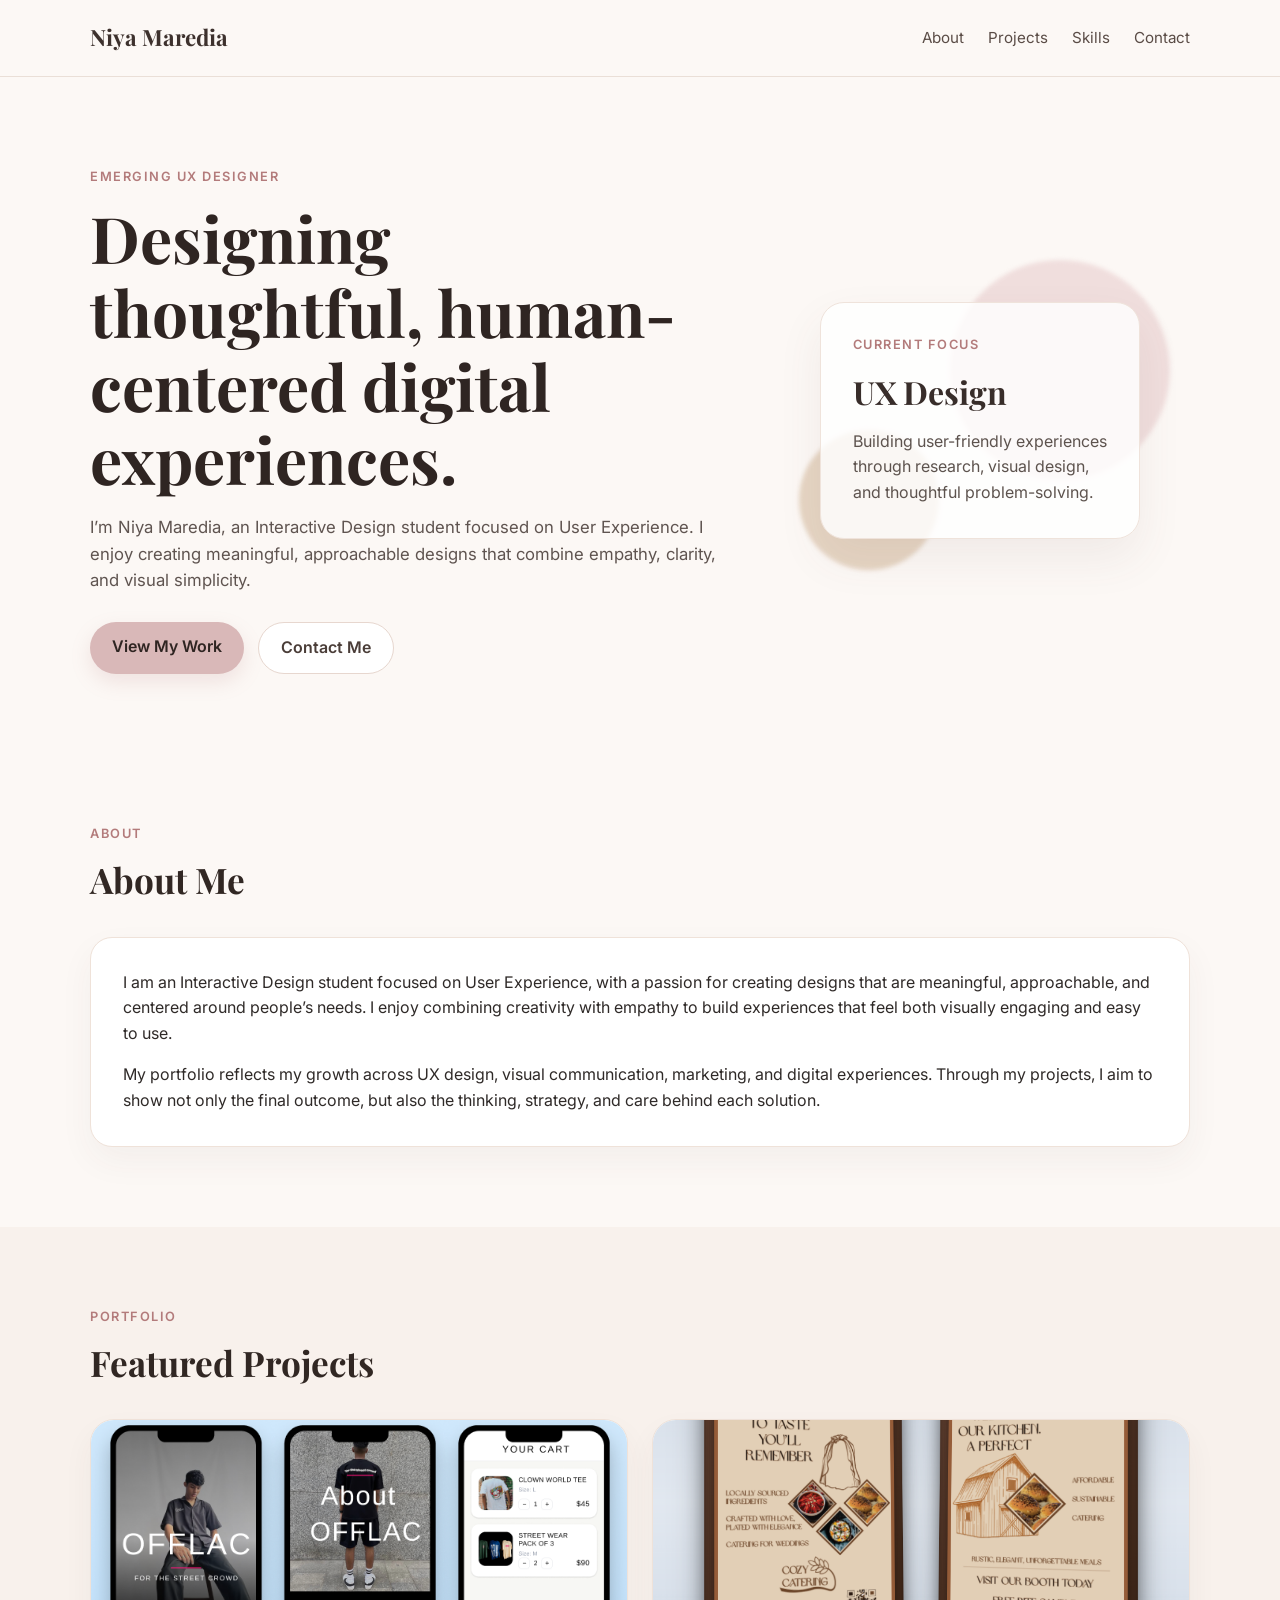
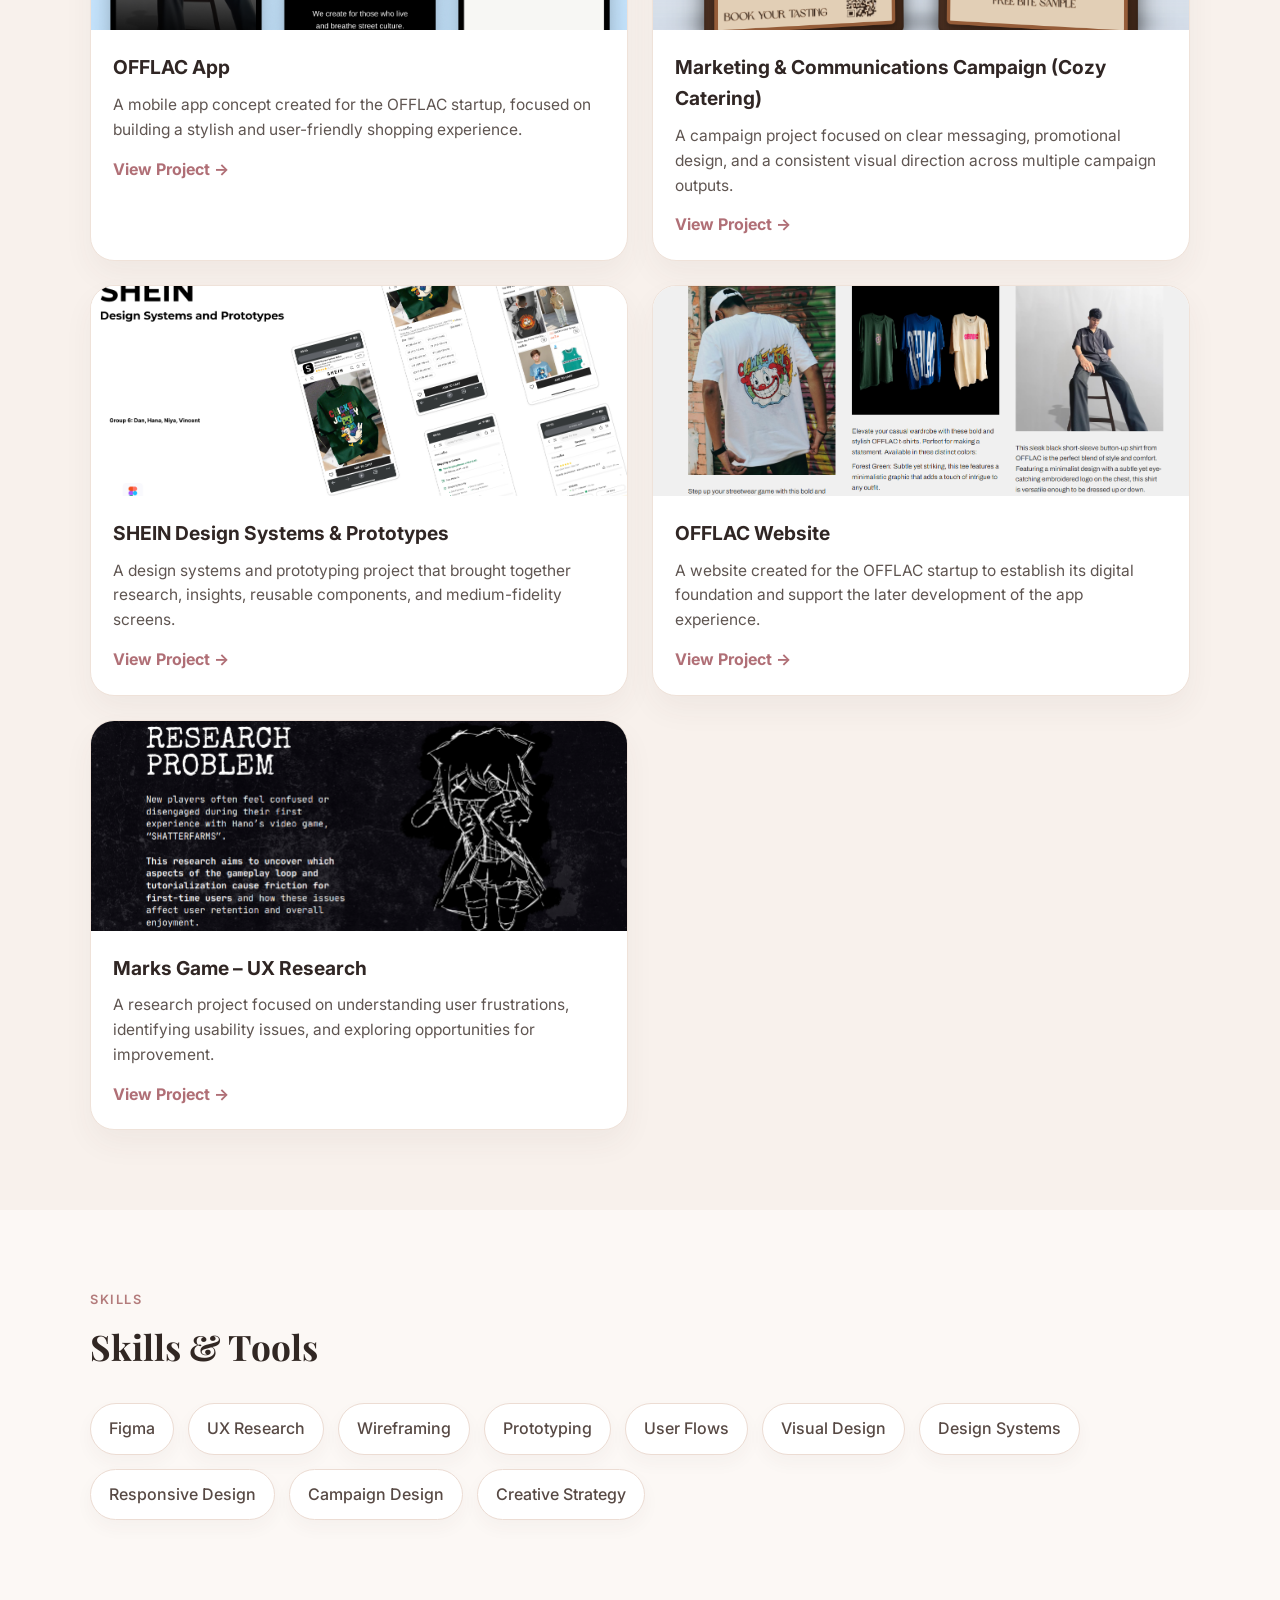
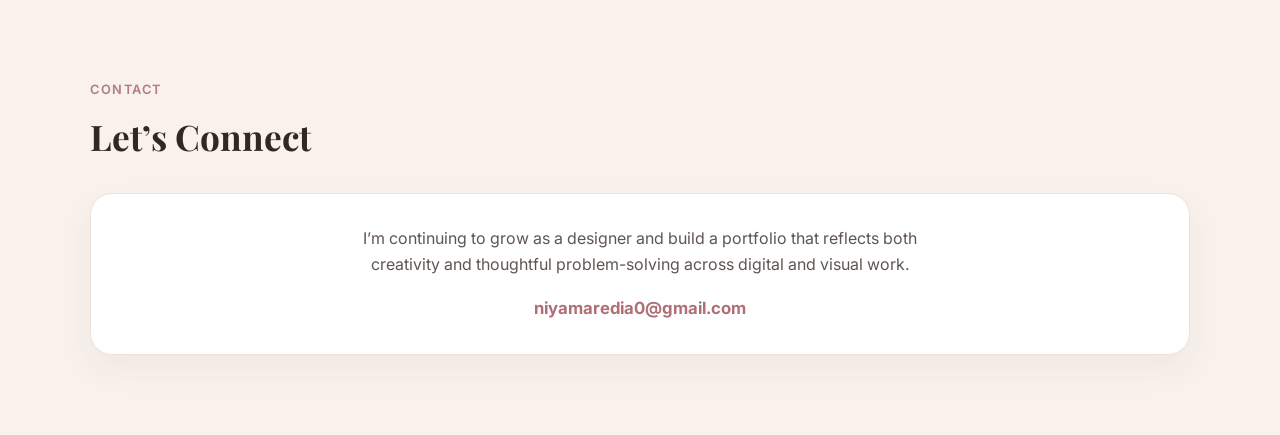
<file: index.html>
<!DOCTYPE html>
<html lang="en">
<head>
  <meta charset="UTF-8" />
  <meta name="viewport" content="width=device-width, initial-scale=1.0" />
  <title>Niya Maredia | UX Portfolio</title>

  <link rel="preconnect" href="https://fonts.googleapis.com" />
  <link rel="preconnect" href="https://fonts.gstatic.com" crossorigin />
  <link
    href="https://fonts.googleapis.com/css2?family=Inter:wght@400;500;600;700&family=Playfair+Display:wght@600;700&display=swap"
    rel="stylesheet"
  />

  <link rel="stylesheet" href="style.css" />
</head>
<body>
  <header class="site-header">
    <div class="container nav">
      <div class="logo">Niya Maredia</div>
      <nav>
        <ul class="nav-links">
          <li><a href="#about">About</a></li>
          <li><a href="#projects">Projects</a></li>
          <li><a href="#skills">Skills</a></li>
          <li><a href="#contact">Contact</a></li>
        </ul>
      </nav>
    </div>
  </header>

  <main>
    <section class="hero">
      <div class="container hero-content">
        <div class="hero-text">
          <p class="eyebrow">Emerging UX Designer</p>
          <h1>Designing thoughtful, human-centered digital experiences.</h1>
          <p class="hero-description">
            I’m Niya Maredia, an Interactive Design student focused on User Experience.
            I enjoy creating meaningful, approachable designs that combine empathy,
            clarity, and visual simplicity.
          </p>
          <div class="hero-buttons">
            <a href="#projects" class="btn btn-primary">View My Work</a>
            <a href="#contact" class="btn btn-secondary">Contact Me</a>
          </div>
        </div>

        <div class="hero-card">
          <div class="shape shape-one"></div>
          <div class="shape shape-two"></div>

          <div class="intro-card">
            <p class="card-label">Current Focus</p>
            <h2>UX Design</h2>
            <p>
              Building user-friendly experiences through research, visual design,
              and thoughtful problem-solving.
            </p>
          </div>
        </div>
      </div>
    </section>

    <section id="about" class="section">
      <div class="container">
        <div class="section-heading">
          <p class="section-label">About</p>
          <h2>About Me</h2>
        </div>

        <div class="about-box">
          <p>
            I am an Interactive Design student focused on User Experience, with a
            passion for creating designs that are meaningful, approachable, and
            centered around people’s needs. I enjoy combining creativity with empathy
            to build experiences that feel both visually engaging and easy to use.
          </p>
          <p>
            My portfolio reflects my growth across UX design, visual communication,
            marketing, and digital experiences. Through my projects, I aim to show
            not only the final outcome, but also the thinking, strategy, and care
            behind each solution.
          </p>
        </div>
      </div>
    </section>

    <section id="projects" class="section alt-section">
      <div class="container">
        <div class="section-heading">
          <p class="section-label">Portfolio</p>
          <h2>Featured Projects</h2>
        </div>

        <div class="projects-grid">
          <a href="offlac-app.html" class="project-card">
            <div class="project-image">
              <img src="images/offlac-app.png" alt="OFFLAC App project screenshot" />
            </div>
            <div class="project-content">
              <h3>OFFLAC App</h3>
              <p>
                A mobile app concept created for the OFFLAC startup, focused on
                building a stylish and user-friendly shopping experience.
              </p>
              <span class="view-link">View Project →</span>
            </div>
          </a>

          <a href="cozy-catering.html" class="project-card">
            <div class="project-image">
              <img src="images/cozy-catering.png" alt="Cozy Catering campaign screenshot" />
            </div>
            <div class="project-content">
              <h3>Marketing &amp; Communications Campaign (Cozy Catering)</h3>
              <p>
                A campaign project focused on clear messaging, promotional design,
                and a consistent visual direction across multiple campaign outputs.
              </p>
              <span class="view-link">View Project →</span>
            </div>
          </a>

          <a href="shein.html" class="project-card">
            <div class="project-image">
              <img src="images/shein.png" alt="SHEIN design systems and prototypes screenshot" />
            </div>
            <div class="project-content">
              <h3>SHEIN Design Systems &amp; Prototypes</h3>
              <p>
                A design systems and prototyping project that brought together
                research, insights, reusable components, and medium-fidelity screens.
              </p>
              <span class="view-link">View Project →</span>
            </div>
          </a>

          <a href="offlac-website.html" class="project-card">
            <div class="project-image">
              <img src="images/offlac-website.png" alt="OFFLAC Website project screenshot" />
            </div>
            <div class="project-content">
              <h3>OFFLAC Website</h3>
              <p>
                A website created for the OFFLAC startup to establish its digital
                foundation and support the later development of the app experience.
              </p>
              <span class="view-link">View Project →</span>
            </div>
          </a>

          <a href="marks-game.html" class="project-card">
            <div class="project-image">
              <img src="images/marks-game.png" alt="Marks Game UX research project screenshot" />
            </div>
            <div class="project-content">
              <h3>Marks Game – UX Research</h3>
              <p>
                A research project focused on understanding user frustrations,
                identifying usability issues, and exploring opportunities for improvement.
              </p>
              <span class="view-link">View Project →</span>
            </div>
          </a>
        </div>
      </div>
    </section>

    <section id="skills" class="section">
      <div class="container">
        <div class="section-heading">
          <p class="section-label">Skills</p>
          <h2>Skills &amp; Tools</h2>
        </div>

        <div class="skills-list">
          <span>Figma</span>
          <span>UX Research</span>
          <span>Wireframing</span>
          <span>Prototyping</span>
          <span>User Flows</span>
          <span>Visual Design</span>
          <span>Design Systems</span>
          <span>Responsive Design</span>
          <span>Campaign Design</span>
          <span>Creative Strategy</span>
        </div>
      </div>
    </section>

    <section id="contact" class="section alt-section">
      <div class="container">
        <div class="section-heading">
          <p class="section-label">Contact</p>
          <h2>Let’s Connect</h2>
        </div>

        <div class="contact-box">
          <p>
            I’m continuing to grow as a designer and build a portfolio that reflects
            both creativity and thoughtful problem-solving across digital and visual work.
          </p>
          <a class="email-link" href="mailto:niyamaredia0@gmail.com">niyamaredia0@gmail.com</a>
        </div>
      </div>
    </section>
  </main>
</body>
</html>
</file>
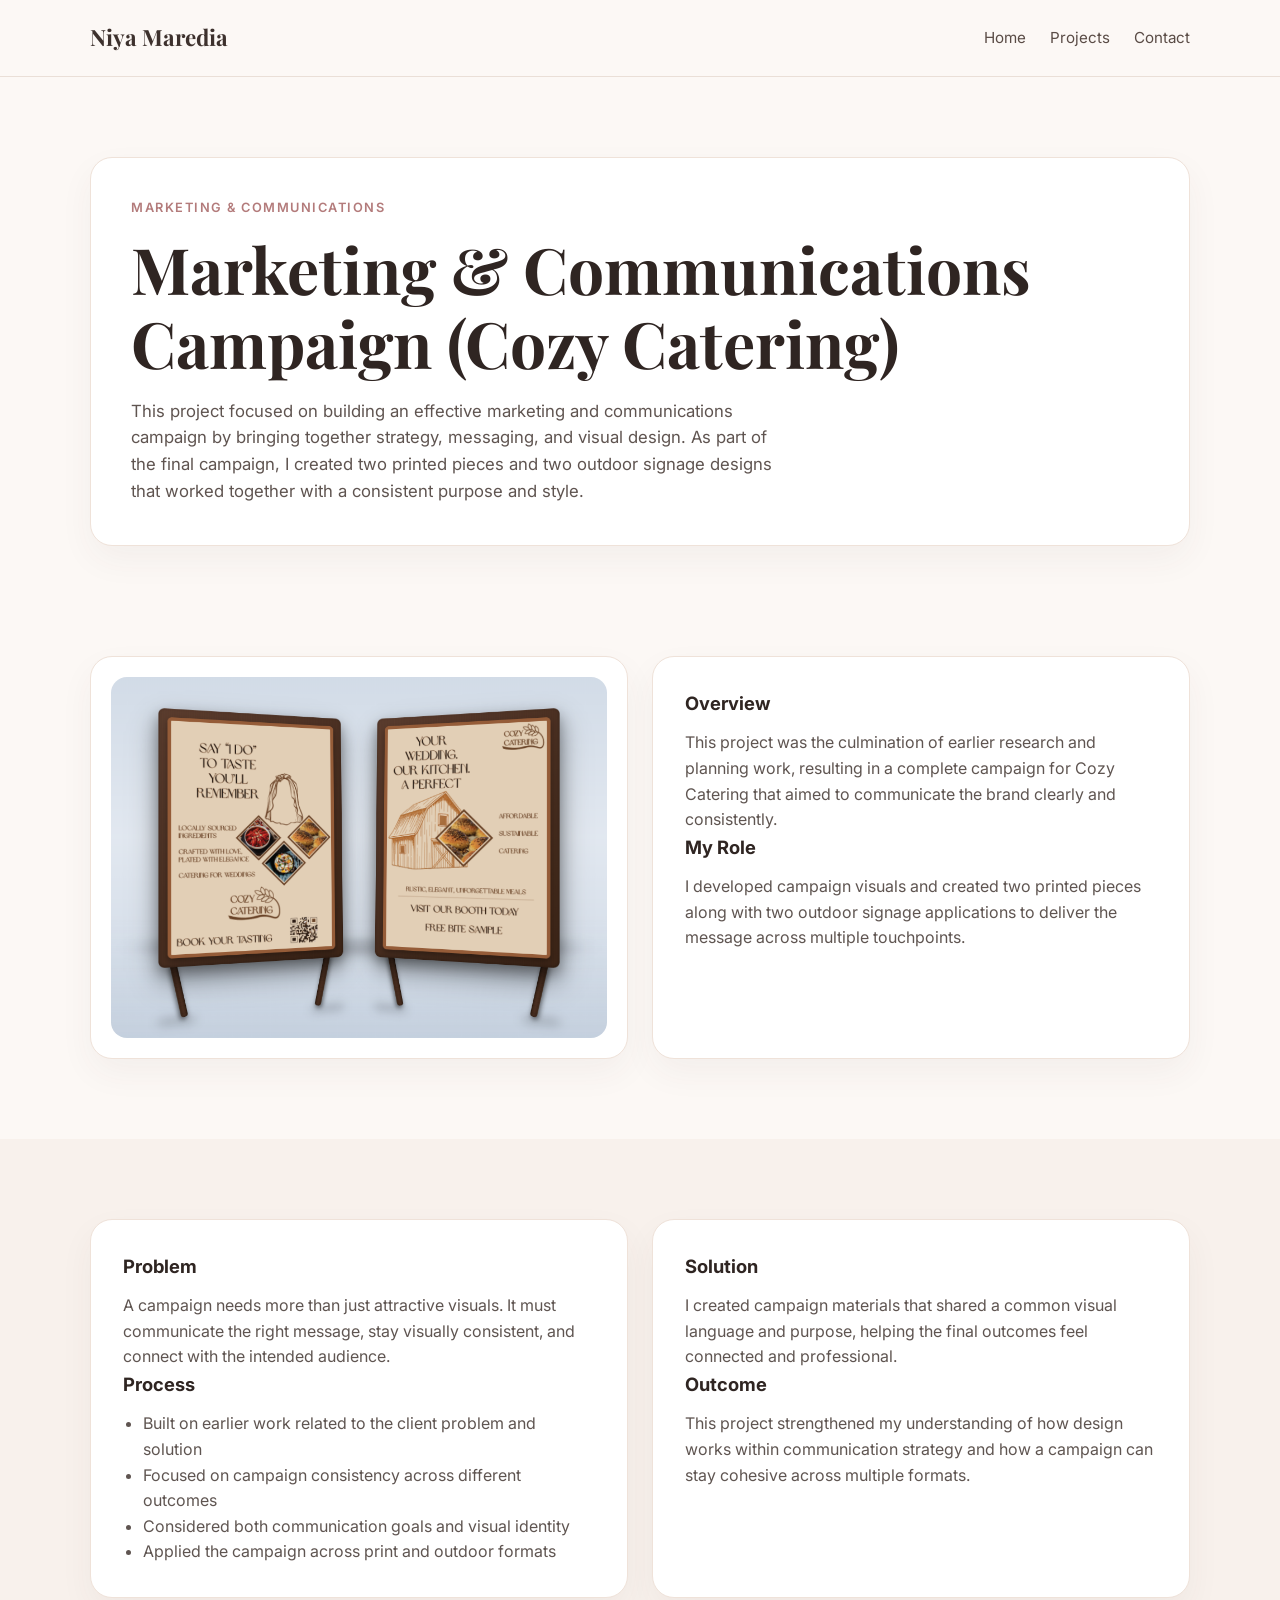
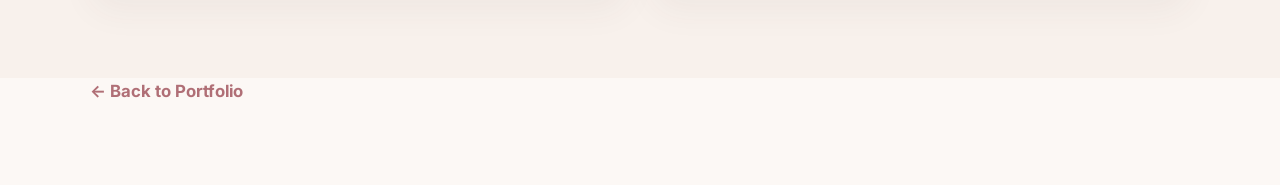
<file: cozy-catering.html>
<!DOCTYPE html>
<html lang="en">
<head>
  <meta charset="UTF-8" />
  <meta name="viewport" content="width=device-width, initial-scale=1.0" />
  <title>Cozy Catering Campaign | Niya Maredia</title>
  <link rel="preconnect" href="https://fonts.googleapis.com" />
  <link rel="preconnect" href="https://fonts.gstatic.com" crossorigin />
  <link
    href="https://fonts.googleapis.com/css2?family=Inter:wght@400;500;600;700&family=Playfair+Display:wght@600;700&display=swap"
    rel="stylesheet"
  />
  <link rel="stylesheet" href="style.css" />
</head>
<body>
  <header class="site-header">
    <div class="container nav">
      <div class="logo">Niya Maredia</div>
      <nav>
        <ul class="nav-links">
          <li><a href="index.html">Home</a></li>
          <li><a href="index.html#projects">Projects</a></li>
          <li><a href="index.html#contact">Contact</a></li>
        </ul>
      </nav>
    </div>
  </header>

  <main>
    <section class="page-hero">
      <div class="container">
        <div class="page-hero-card">
          <p class="project-tag">Marketing &amp; Communications</p>
          <h1>Marketing &amp; Communications Campaign (Cozy Catering)</h1>
          <p class="page-intro">
            This project focused on building an effective marketing and communications
            campaign by bringing together strategy, messaging, and visual design.
            As part of the final campaign, I created two printed pieces and two outdoor
            signage designs that worked together with a consistent purpose and style.
          </p>
        </div>
      </div>
    </section>

    <section class="page-section">
      <div class="container page-grid">
        <div class="image-panel">
          <img src="images/cozy-catering.png" alt="Cozy Catering campaign preview" />
        </div>

        <div class="detail-card">
          <h3>Overview</h3>
          <p>
            This project was the culmination of earlier research and planning work,
            resulting in a complete campaign for Cozy Catering that aimed to communicate
            the brand clearly and consistently.
          </p>

          <h3>My Role</h3>
          <p>
            I developed campaign visuals and created two printed pieces along with
            two outdoor signage applications to deliver the message across multiple touchpoints.
          </p>
        </div>
      </div>
    </section>

    <section class="page-section alt-section">
      <div class="container page-grid">
        <div class="detail-card">
          <h3>Problem</h3>
          <p>
            A campaign needs more than just attractive visuals. It must communicate
            the right message, stay visually consistent, and connect with the intended audience.
          </p>

          <h3>Process</h3>
          <ul>
            <li>Built on earlier work related to the client problem and solution</li>
            <li>Focused on campaign consistency across different outcomes</li>
            <li>Considered both communication goals and visual identity</li>
            <li>Applied the campaign across print and outdoor formats</li>
          </ul>
        </div>

        <div class="detail-card">
          <h3>Solution</h3>
          <p>
            I created campaign materials that shared a common visual language and purpose,
            helping the final outcomes feel connected and professional.
          </p>

          <h3>Outcome</h3>
          <p>
            This project strengthened my understanding of how design works within
            communication strategy and how a campaign can stay cohesive across multiple formats.
          </p>
        </div>
      </div>
    </section>

    <section class="page-footer">
      <div class="container">
        <a href="index.html#projects" class="back-link">← Back to Portfolio</a>
      </div>
    </section>
  </main>
</body>
</html>
</file>
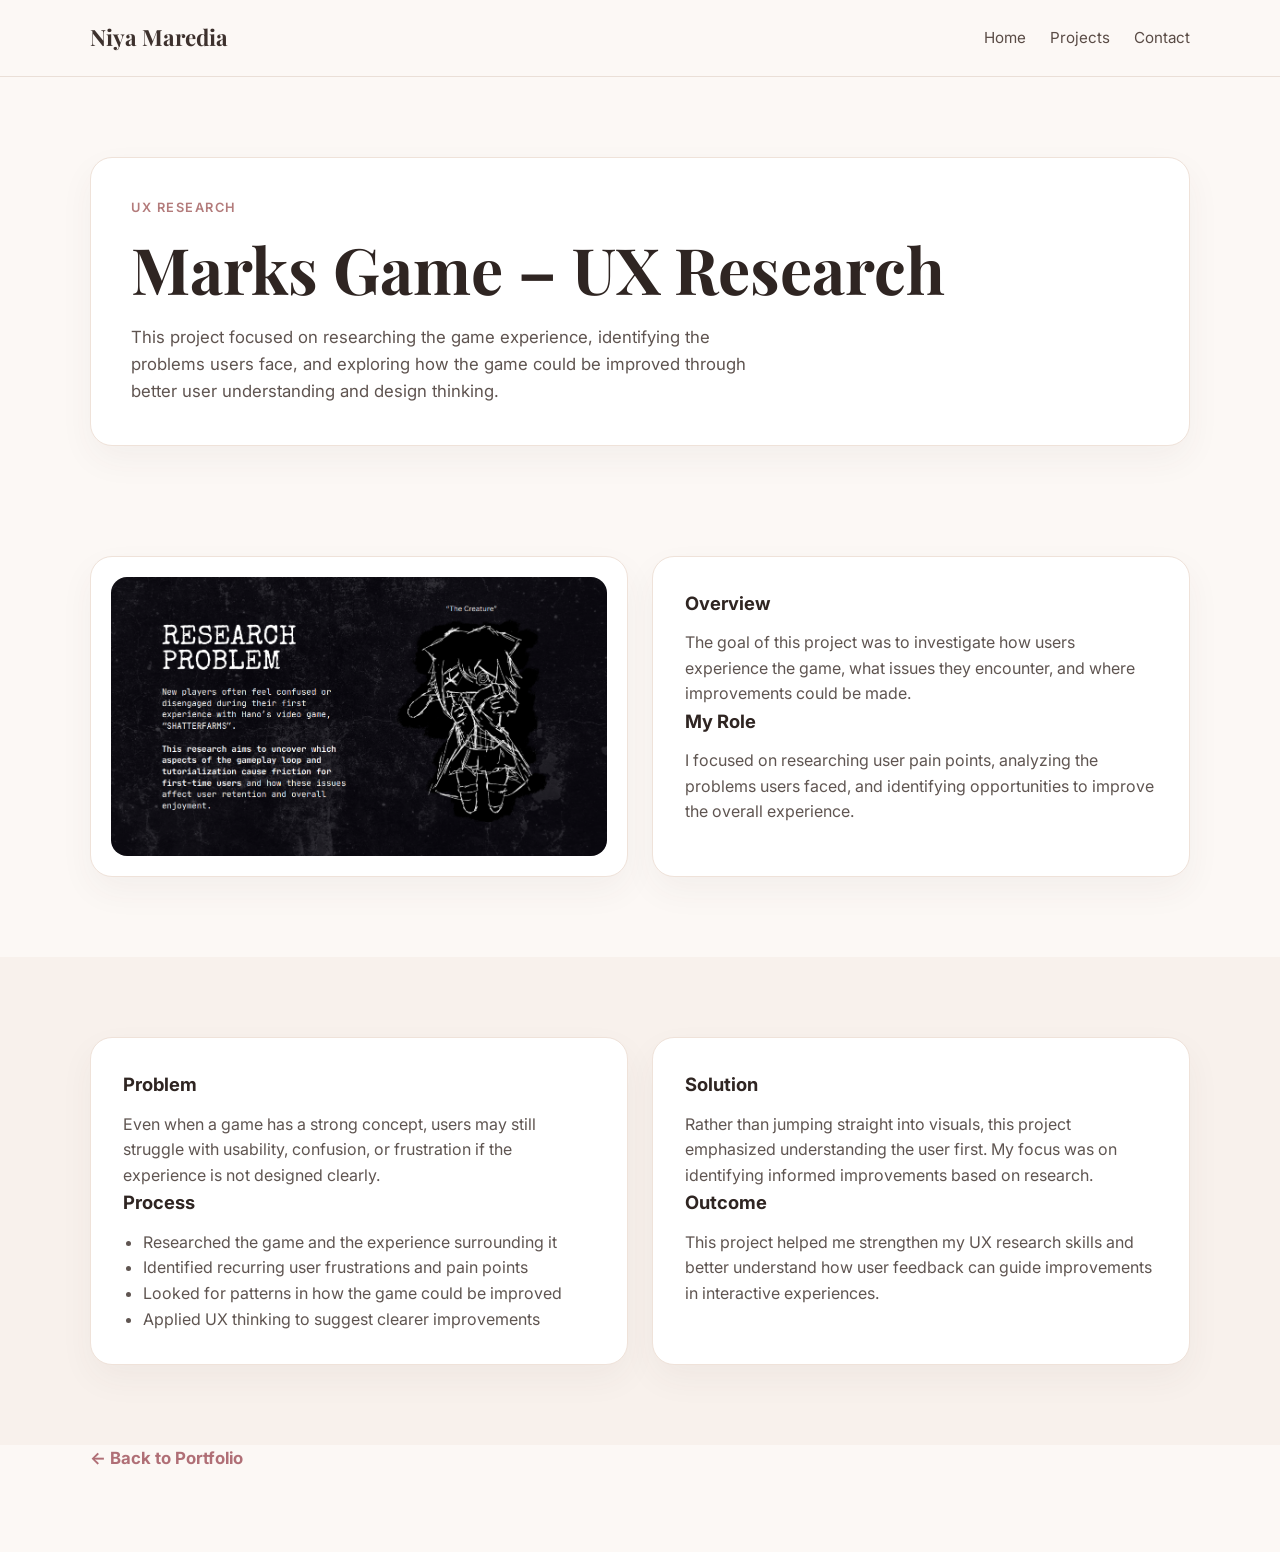
<file: marks-game.html>
<!DOCTYPE html>
<html lang="en">
<head>
  <meta charset="UTF-8" />
  <meta name="viewport" content="width=device-width, initial-scale=1.0" />
  <title>Marks Game UX Research | Niya Maredia</title>
  <link rel="preconnect" href="https://fonts.googleapis.com" />
  <link rel="preconnect" href="https://fonts.gstatic.com" crossorigin />
  <link
    href="https://fonts.googleapis.com/css2?family=Inter:wght@400;500;600;700&family=Playfair+Display:wght@600;700&display=swap"
    rel="stylesheet"
  />
  <link rel="stylesheet" href="style.css" />
</head>
<body>
  <header class="site-header">
    <div class="container nav">
      <div class="logo">Niya Maredia</div>
      <nav>
        <ul class="nav-links">
          <li><a href="index.html">Home</a></li>
          <li><a href="index.html#projects">Projects</a></li>
          <li><a href="index.html#contact">Contact</a></li>
        </ul>
      </nav>
    </div>
  </header>

  <main>
    <section class="page-hero">
      <div class="container">
        <div class="page-hero-card">
          <p class="project-tag">UX Research</p>
          <h1>Marks Game – UX Research</h1>
          <p class="page-intro">
            This project focused on researching the game experience, identifying the
            problems users face, and exploring how the game could be improved through
            better user understanding and design thinking.
          </p>
        </div>
      </div>
    </section>

    <section class="page-section">
      <div class="container page-grid">
        <div class="image-panel">
          <img src="images/marks-game.png" alt="Marks Game UX research preview" />
        </div>

        <div class="detail-card">
          <h3>Overview</h3>
          <p>
            The goal of this project was to investigate how users experience the game,
            what issues they encounter, and where improvements could be made.
          </p>

          <h3>My Role</h3>
          <p>
            I focused on researching user pain points, analyzing the problems users faced,
            and identifying opportunities to improve the overall experience.
          </p>
        </div>
      </div>
    </section>

    <section class="page-section alt-section">
      <div class="container page-grid">
        <div class="detail-card">
          <h3>Problem</h3>
          <p>
            Even when a game has a strong concept, users may still struggle with usability,
            confusion, or frustration if the experience is not designed clearly.
          </p>

          <h3>Process</h3>
          <ul>
            <li>Researched the game and the experience surrounding it</li>
            <li>Identified recurring user frustrations and pain points</li>
            <li>Looked for patterns in how the game could be improved</li>
            <li>Applied UX thinking to suggest clearer improvements</li>
          </ul>
        </div>

        <div class="detail-card">
          <h3>Solution</h3>
          <p>
            Rather than jumping straight into visuals, this project emphasized understanding
            the user first. My focus was on identifying informed improvements based on research.
          </p>

          <h3>Outcome</h3>
          <p>
            This project helped me strengthen my UX research skills and better understand
            how user feedback can guide improvements in interactive experiences.
          </p>
        </div>
      </div>
    </section>

    <section class="page-footer">
      <div class="container">
        <a href="index.html#projects" class="back-link">← Back to Portfolio</a>
      </div>
    </section>
  </main>
</body>
</html>
</file>
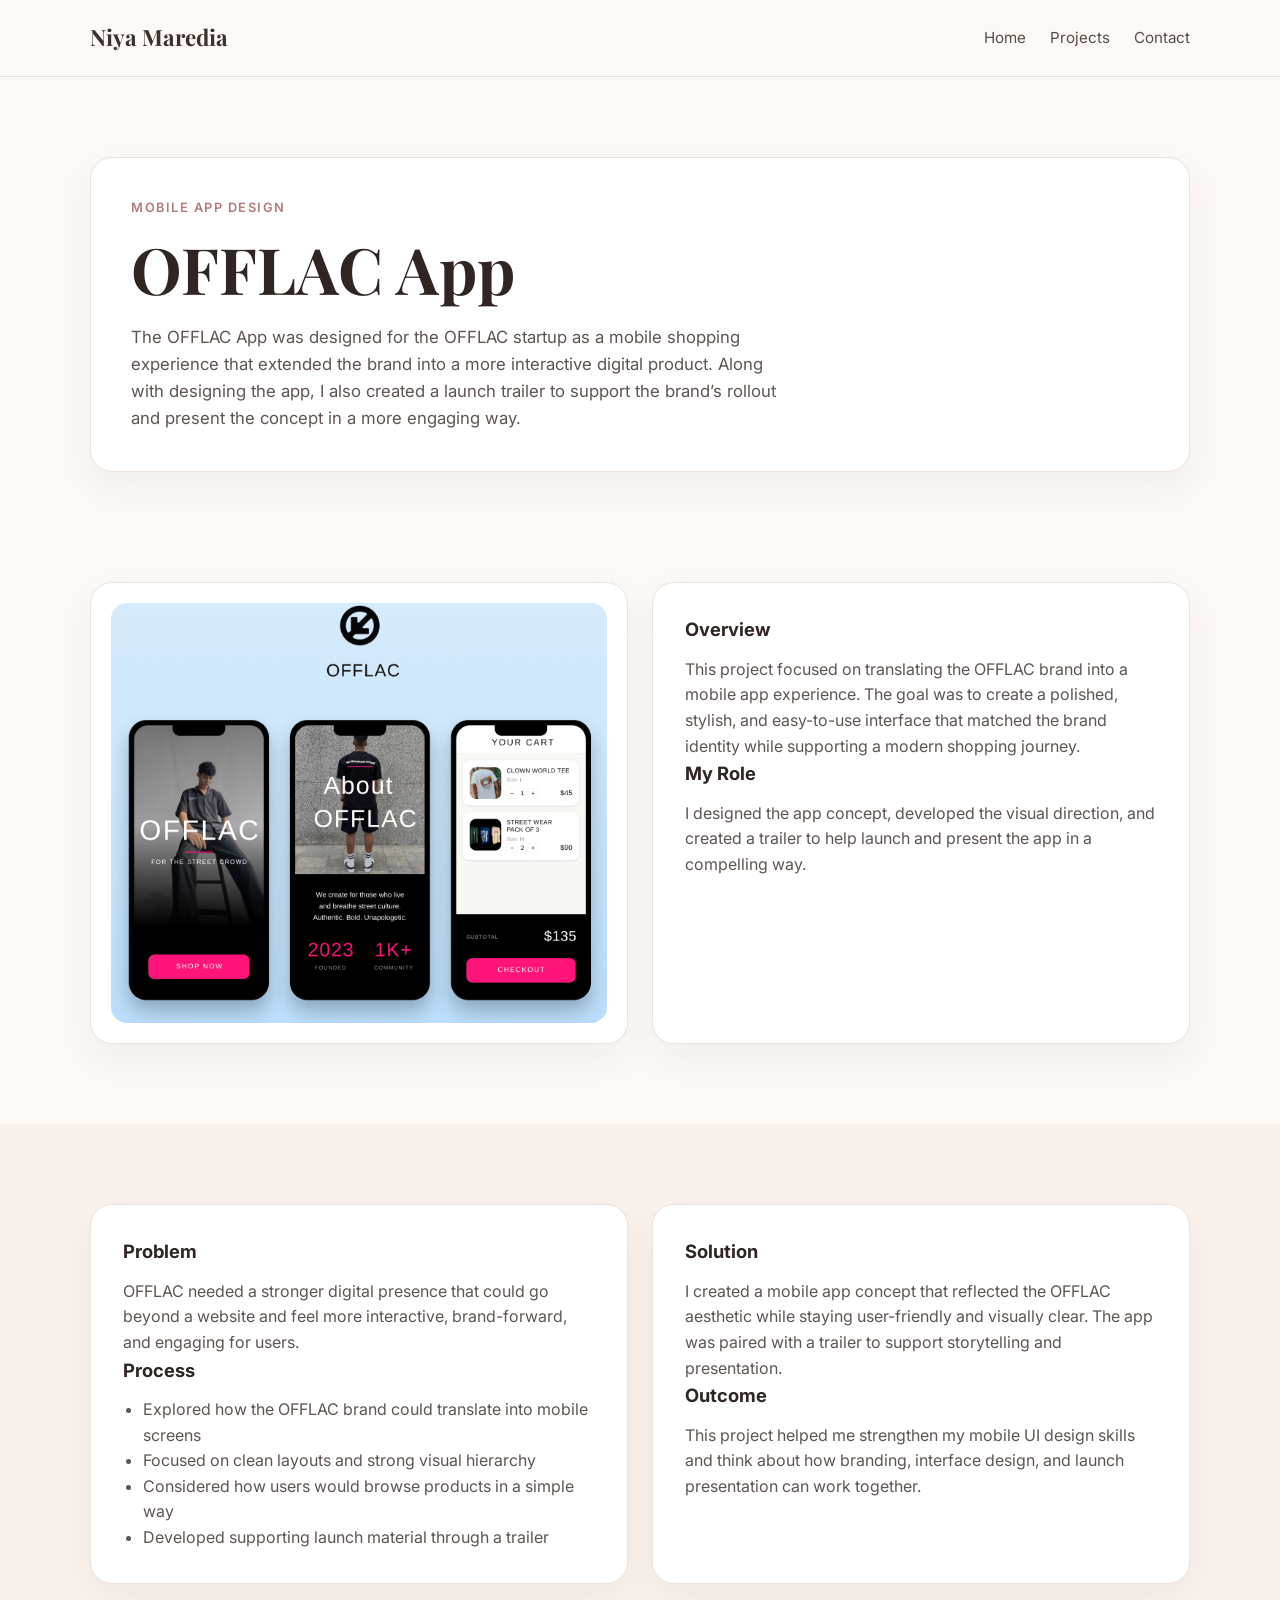
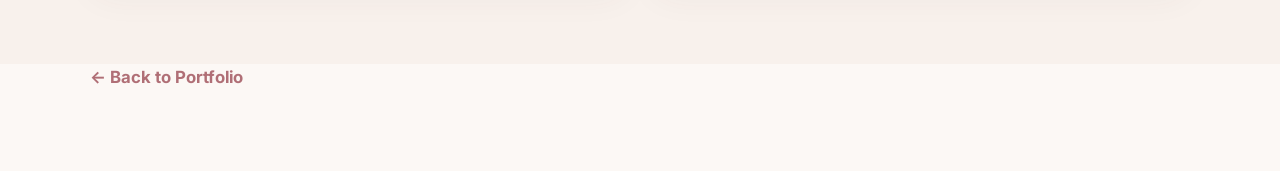
<file: offlac-app.html>
<!DOCTYPE html>
<html lang="en">
<head>
  <meta charset="UTF-8" />
  <meta name="viewport" content="width=device-width, initial-scale=1.0" />
  <title>OFFLAC App | Niya Maredia</title>
  <link rel="preconnect" href="https://fonts.googleapis.com" />
  <link rel="preconnect" href="https://fonts.gstatic.com" crossorigin />
  <link
    href="https://fonts.googleapis.com/css2?family=Inter:wght@400;500;600;700&family=Playfair+Display:wght@600;700&display=swap"
    rel="stylesheet"
  />
  <link rel="stylesheet" href="style.css" />
</head>
<body>
  <header class="site-header">
    <div class="container nav">
      <div class="logo">Niya Maredia</div>
      <nav>
        <ul class="nav-links">
          <li><a href="index.html">Home</a></li>
          <li><a href="index.html#projects">Projects</a></li>
          <li><a href="index.html#contact">Contact</a></li>
        </ul>
      </nav>
    </div>
  </header>

  <main>
    <section class="page-hero">
      <div class="container">
        <div class="page-hero-card">
          <p class="project-tag">Mobile App Design</p>
          <h1>OFFLAC App</h1>
          <p class="page-intro">
            The OFFLAC App was designed for the OFFLAC startup as a mobile shopping
            experience that extended the brand into a more interactive digital product.
            Along with designing the app, I also created a launch trailer to support
            the brand’s rollout and present the concept in a more engaging way.
          </p>
        </div>
      </div>
    </section>

    <section class="page-section">
      <div class="container page-grid">
        <div class="image-panel">
          <img src="images/offlac-app.png" alt="OFFLAC App project preview" />
        </div>

        <div class="detail-card">
          <h3>Overview</h3>
          <p>
            This project focused on translating the OFFLAC brand into a mobile app
            experience. The goal was to create a polished, stylish, and easy-to-use
            interface that matched the brand identity while supporting a modern shopping journey.
          </p>

          <h3>My Role</h3>
          <p>
            I designed the app concept, developed the visual direction, and created a
            trailer to help launch and present the app in a compelling way.
          </p>
        </div>
      </div>
    </section>

    <section class="page-section alt-section">
      <div class="container page-grid">
        <div class="detail-card">
          <h3>Problem</h3>
          <p>
            OFFLAC needed a stronger digital presence that could go beyond a website
            and feel more interactive, brand-forward, and engaging for users.
          </p>

          <h3>Process</h3>
          <ul>
            <li>Explored how the OFFLAC brand could translate into mobile screens</li>
            <li>Focused on clean layouts and strong visual hierarchy</li>
            <li>Considered how users would browse products in a simple way</li>
            <li>Developed supporting launch material through a trailer</li>
          </ul>
        </div>

        <div class="detail-card">
          <h3>Solution</h3>
          <p>
            I created a mobile app concept that reflected the OFFLAC aesthetic while
            staying user-friendly and visually clear. The app was paired with a trailer
            to support storytelling and presentation.
          </p>

          <h3>Outcome</h3>
          <p>
            This project helped me strengthen my mobile UI design skills and think
            about how branding, interface design, and launch presentation can work together.
          </p>
        </div>
      </div>
    </section>

    <section class="page-footer">
      <div class="container">
        <a href="index.html#projects" class="back-link">← Back to Portfolio</a>
      </div>
    </section>
  </main>
</body>
</html>
</file>
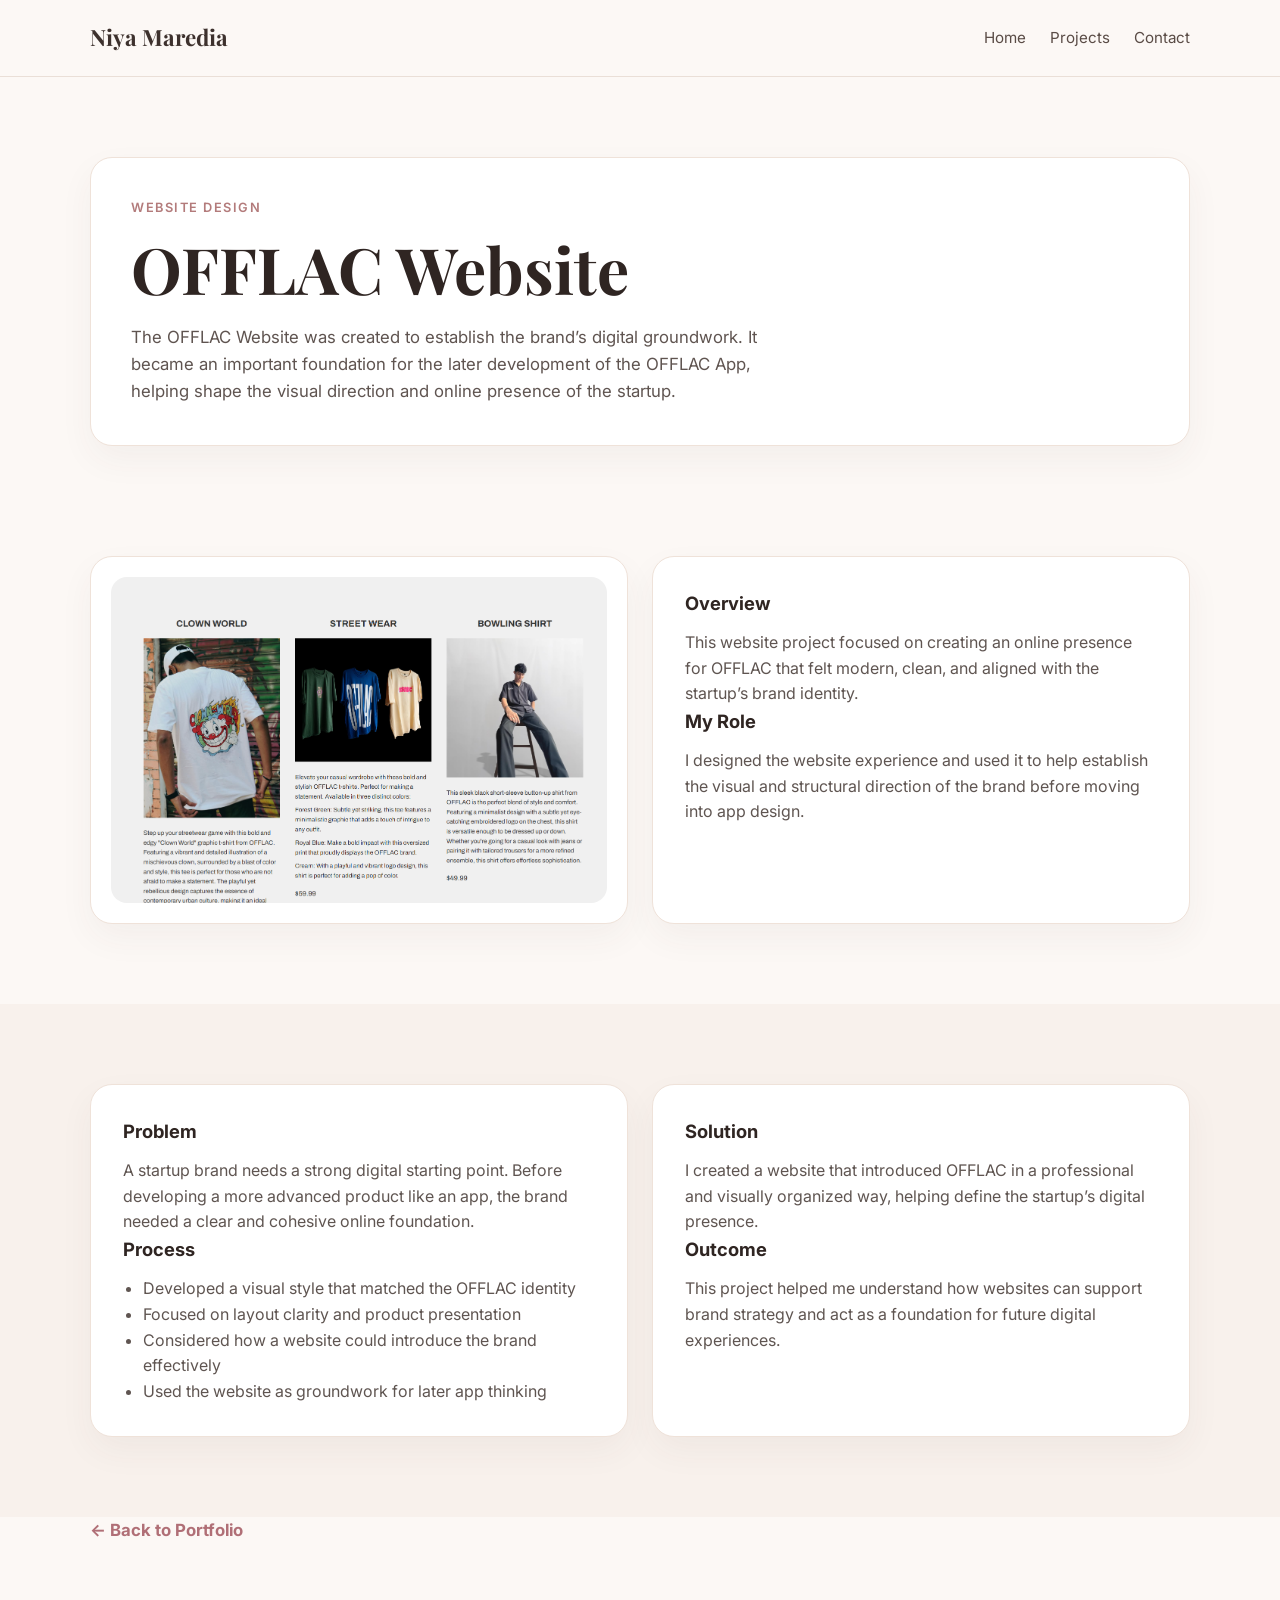
<file: offlac-website.html>
<!DOCTYPE html>
<html lang="en">
<head>
  <meta charset="UTF-8" />
  <meta name="viewport" content="width=device-width, initial-scale=1.0" />
  <title>OFFLAC Website | Niya Maredia</title>
  <link rel="preconnect" href="https://fonts.googleapis.com" />
  <link rel="preconnect" href="https://fonts.gstatic.com" crossorigin />
  <link
    href="https://fonts.googleapis.com/css2?family=Inter:wght@400;500;600;700&family=Playfair+Display:wght@600;700&display=swap"
    rel="stylesheet"
  />
  <link rel="stylesheet" href="style.css" />
</head>
<body>
  <header class="site-header">
    <div class="container nav">
      <div class="logo">Niya Maredia</div>
      <nav>
        <ul class="nav-links">
          <li><a href="index.html">Home</a></li>
          <li><a href="index.html#projects">Projects</a></li>
          <li><a href="index.html#contact">Contact</a></li>
        </ul>
      </nav>
    </div>
  </header>

  <main>
    <section class="page-hero">
      <div class="container">
        <div class="page-hero-card">
          <p class="project-tag">Website Design</p>
          <h1>OFFLAC Website</h1>
          <p class="page-intro">
            The OFFLAC Website was created to establish the brand’s digital groundwork.
            It became an important foundation for the later development of the OFFLAC App,
            helping shape the visual direction and online presence of the startup.
          </p>
        </div>
      </div>
    </section>

    <section class="page-section">
      <div class="container page-grid">
        <div class="image-panel">
          <img src="images/offlac-website.png" alt="OFFLAC Website project preview" />
        </div>

        <div class="detail-card">
          <h3>Overview</h3>
          <p>
            This website project focused on creating an online presence for OFFLAC
            that felt modern, clean, and aligned with the startup’s brand identity.
          </p>

          <h3>My Role</h3>
          <p>
            I designed the website experience and used it to help establish the visual
            and structural direction of the brand before moving into app design.
          </p>
        </div>
      </div>
    </section>

    <section class="page-section alt-section">
      <div class="container page-grid">
        <div class="detail-card">
          <h3>Problem</h3>
          <p>
            A startup brand needs a strong digital starting point. Before developing
            a more advanced product like an app, the brand needed a clear and cohesive
            online foundation.
          </p>

          <h3>Process</h3>
          <ul>
            <li>Developed a visual style that matched the OFFLAC identity</li>
            <li>Focused on layout clarity and product presentation</li>
            <li>Considered how a website could introduce the brand effectively</li>
            <li>Used the website as groundwork for later app thinking</li>
          </ul>
        </div>

        <div class="detail-card">
          <h3>Solution</h3>
          <p>
            I created a website that introduced OFFLAC in a professional and visually
            organized way, helping define the startup’s digital presence.
          </p>

          <h3>Outcome</h3>
          <p>
            This project helped me understand how websites can support brand strategy
            and act as a foundation for future digital experiences.
          </p>
        </div>
      </div>
    </section>

    <section class="page-footer">
      <div class="container">
        <a href="index.html#projects" class="back-link">← Back to Portfolio</a>
      </div>
    </section>
  </main>
</body>
</html>
</file>
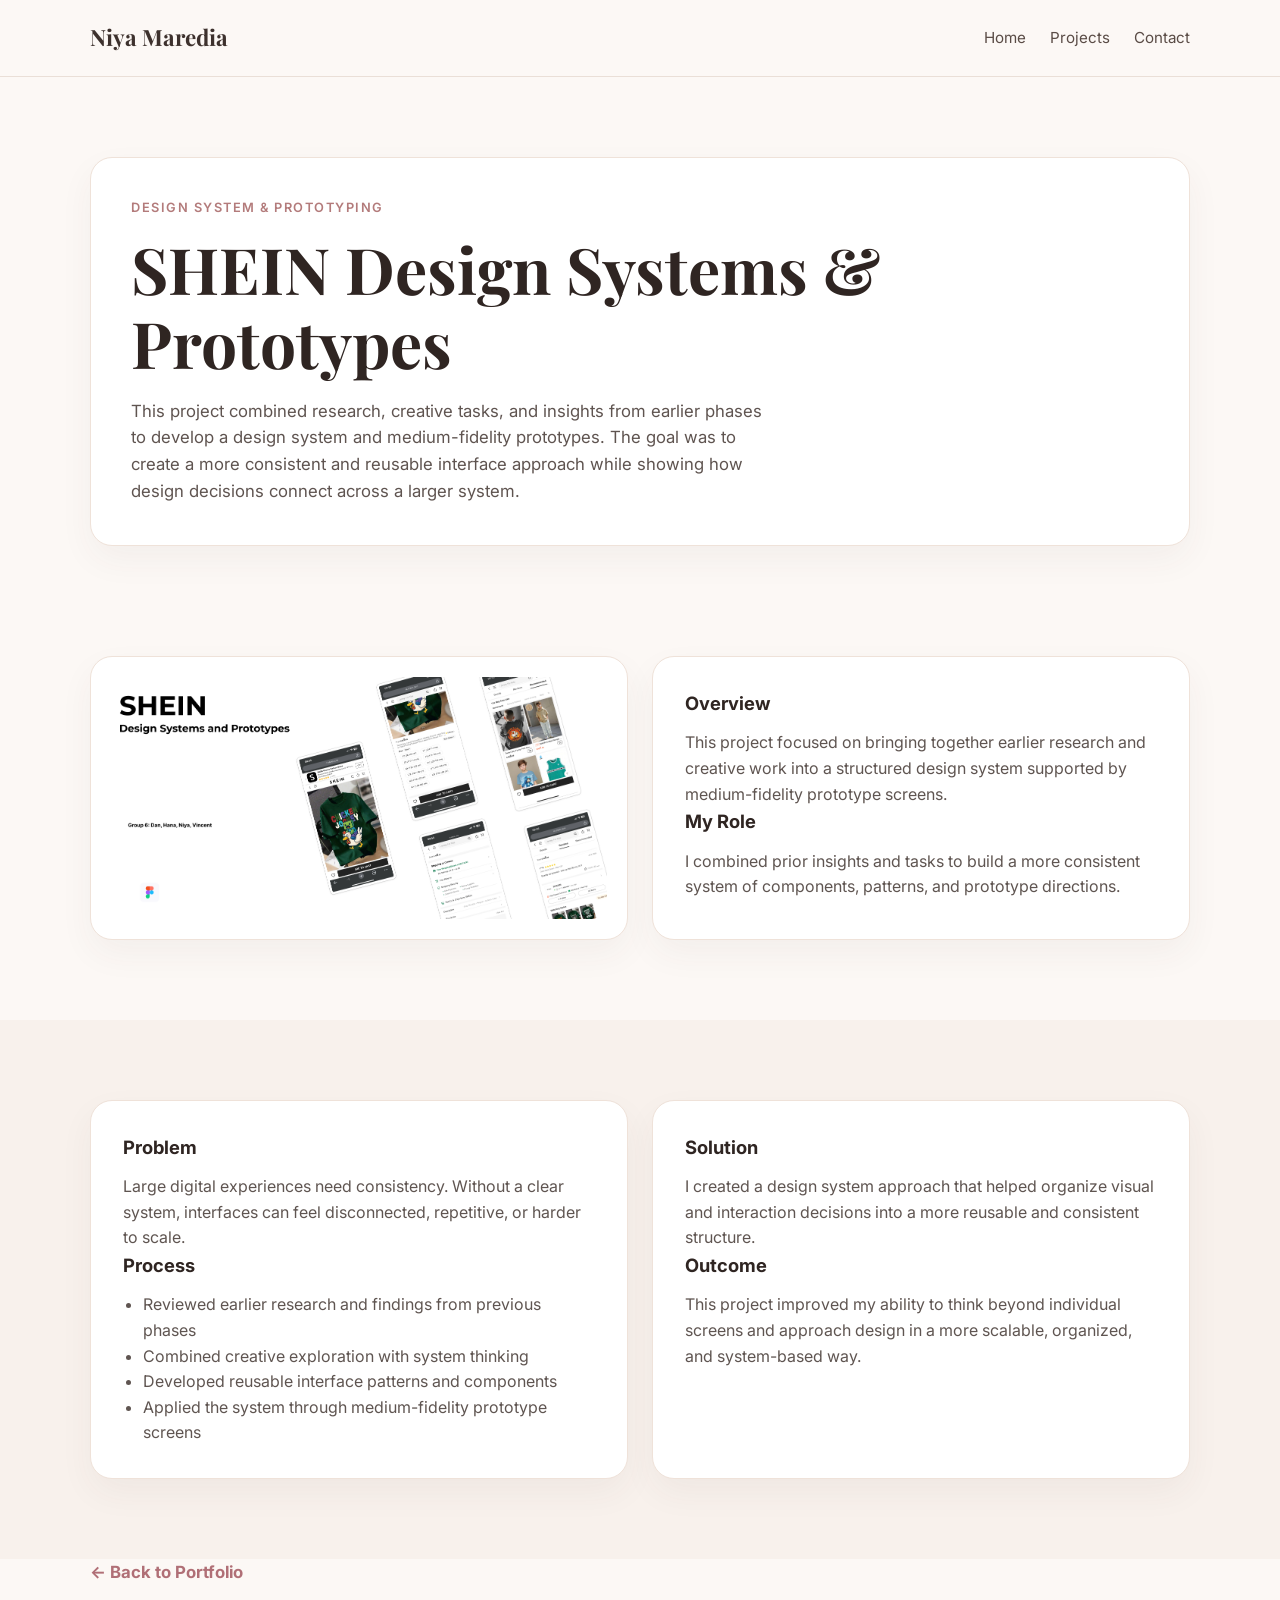
<file: shein.html>
<!DOCTYPE html>
<html lang="en">
<head>
  <meta charset="UTF-8" />
  <meta name="viewport" content="width=device-width, initial-scale=1.0" />
  <title>SHEIN Design Systems & Prototypes | Niya Maredia</title>
  <link rel="preconnect" href="https://fonts.googleapis.com" />
  <link rel="preconnect" href="https://fonts.gstatic.com" crossorigin />
  <link
    href="https://fonts.googleapis.com/css2?family=Inter:wght@400;500;600;700&family=Playfair+Display:wght@600;700&display=swap"
    rel="stylesheet"
  />
  <link rel="stylesheet" href="style.css" />
</head>
<body>
  <header class="site-header">
    <div class="container nav">
      <div class="logo">Niya Maredia</div>
      <nav>
        <ul class="nav-links">
          <li><a href="index.html">Home</a></li>
          <li><a href="index.html#projects">Projects</a></li>
          <li><a href="index.html#contact">Contact</a></li>
        </ul>
      </nav>
    </div>
  </header>

  <main>
    <section class="page-hero">
      <div class="container">
        <div class="page-hero-card">
          <p class="project-tag">Design System &amp; Prototyping</p>
          <h1>SHEIN Design Systems &amp; Prototypes</h1>
          <p class="page-intro">
            This project combined research, creative tasks, and insights from earlier
            phases to develop a design system and medium-fidelity prototypes. The goal
            was to create a more consistent and reusable interface approach while showing
            how design decisions connect across a larger system.
          </p>
        </div>
      </div>
    </section>

    <section class="page-section">
      <div class="container page-grid">
        <div class="image-panel">
          <img src="images/shein.png" alt="SHEIN design systems and prototypes preview" />
        </div>

        <div class="detail-card">
          <h3>Overview</h3>
          <p>
            This project focused on bringing together earlier research and creative work
            into a structured design system supported by medium-fidelity prototype screens.
          </p>

          <h3>My Role</h3>
          <p>
            I combined prior insights and tasks to build a more consistent system of
            components, patterns, and prototype directions.
          </p>
        </div>
      </div>
    </section>

    <section class="page-section alt-section">
      <div class="container page-grid">
        <div class="detail-card">
          <h3>Problem</h3>
          <p>
            Large digital experiences need consistency. Without a clear system,
            interfaces can feel disconnected, repetitive, or harder to scale.
          </p>

          <h3>Process</h3>
          <ul>
            <li>Reviewed earlier research and findings from previous phases</li>
            <li>Combined creative exploration with system thinking</li>
            <li>Developed reusable interface patterns and components</li>
            <li>Applied the system through medium-fidelity prototype screens</li>
          </ul>
        </div>

        <div class="detail-card">
          <h3>Solution</h3>
          <p>
            I created a design system approach that helped organize visual and interaction
            decisions into a more reusable and consistent structure.
          </p>

          <h3>Outcome</h3>
          <p>
            This project improved my ability to think beyond individual screens and
            approach design in a more scalable, organized, and system-based way.
          </p>
        </div>
      </div>
    </section>

    <section class="page-footer">
      <div class="container">
        <a href="index.html#projects" class="back-link">← Back to Portfolio</a>
      </div>
    </section>
  </main>
</body>
</html>
</file>
<file: style.css>
* {
  margin: 0;
  padding: 0;
  box-sizing: border-box;
}

html {
  scroll-behavior: smooth;
}

body {
  font-family: "Inter", sans-serif;
  background-color: #fcf8f5;
  color: #2f2a28;
  line-height: 1.6;
}

img {
  max-width: 100%;
  display: block;
}

a {
  text-decoration: none;
  color: inherit;
}

.container {
  width: min(1100px, 90%);
  margin: 0 auto;
}

.site-header {
  position: sticky;
  top: 0;
  z-index: 1000;
  background: rgba(252, 248, 245, 0.92);
  backdrop-filter: blur(8px);
  border-bottom: 1px solid #eadfd7;
}

.nav {
  display: flex;
  justify-content: space-between;
  align-items: center;
  padding: 20px 0;
}

.logo {
  font-family: "Playfair Display", serif;
  font-size: 1.4rem;
  font-weight: 700;
  color: #3d312d;
}

.nav-links {
  display: flex;
  gap: 24px;
  list-style: none;
}

.nav-links a {
  font-size: 0.95rem;
  color: #5a4c46;
  transition: color 0.3s ease;
}

.nav-links a:hover {
  color: #b97f7f;
}

.hero {
  padding: 90px 0 70px;
}

.hero-content {
  display: grid;
  grid-template-columns: 1.2fr 0.8fr;
  gap: 48px;
  align-items: center;
}

.eyebrow,
.section-label,
.card-label,
.project-tag {
  text-transform: uppercase;
  letter-spacing: 1.5px;
  font-size: 0.8rem;
  color: #b37b7b;
  font-weight: 600;
}

.hero h1,
.page-hero h1 {
  font-family: "Playfair Display", serif;
  font-size: clamp(2.2rem, 5vw, 4.2rem);
  line-height: 1.15;
  margin: 14px 0 18px;
  color: #2f2522;
}

.hero-description,
.page-intro {
  max-width: 650px;
  color: #5f5450;
  font-size: 1.05rem;
}

.hero-buttons {
  display: flex;
  gap: 14px;
  margin-top: 28px;
  flex-wrap: wrap;
}

.btn {
  padding: 12px 22px;
  border-radius: 999px;
  font-weight: 600;
  transition: transform 0.25s ease, box-shadow 0.25s ease, background 0.25s ease;
}

.btn:hover {
  transform: translateY(-2px);
}

.btn-primary {
  background: #d9b8b8;
  color: #2f2522;
  box-shadow: 0 8px 20px rgba(185, 127, 127, 0.18);
}

.btn-primary:hover {
  background: #d2acac;
}

.btn-secondary {
  background: #fff;
  border: 1px solid #e7d7cf;
  color: #4a3d38;
}

.hero-card {
  position: relative;
  min-height: 360px;
  display: flex;
  justify-content: center;
  align-items: center;
}

.shape {
  position: absolute;
  border-radius: 50%;
  filter: blur(2px);
}

.shape-one {
  width: 220px;
  height: 220px;
  background: #f0dedd;
  top: 20px;
  right: 20px;
}

.shape-two {
  width: 140px;
  height: 140px;
  background: #e6d5c3;
  bottom: 30px;
  left: 30px;
}

.intro-card {
  position: relative;
  z-index: 2;
  background: rgba(255, 255, 255, 0.82);
  border: 1px solid #efe3db;
  border-radius: 24px;
  padding: 32px;
  width: 100%;
  max-width: 320px;
  box-shadow: 0 20px 45px rgba(105, 82, 74, 0.08);
}

.intro-card h2 {
  margin: 10px 0 12px;
  font-family: "Playfair Display", serif;
  font-size: 2rem;
  color: #382d2a;
}

.intro-card p:last-child {
  color: #5d534e;
}

.section,
.page-section {
  padding: 80px 0;
}

.alt-section {
  background: #f8f1ec;
}

.section-heading {
  margin-bottom: 28px;
}

.section-heading h2,
.page-section h2 {
  font-family: "Playfair Display", serif;
  font-size: 2.2rem;
  color: #312723;
  margin-top: 8px;
}

.about-box,
.contact-box,
.detail-card,
.image-panel,
.page-hero-card {
  background: #fff;
  border: 1px solid #efe2d9;
  border-radius: 22px;
  padding: 32px;
  box-shadow: 0 14px 34px rgba(83, 63, 56, 0.05);
}

.about-box p + p,
.detail-card p + p {
  margin-top: 16px;
}

.projects-grid {
  display: grid;
  grid-template-columns: repeat(2, minmax(0, 1fr));
  gap: 24px;
}

.project-card {
  display: block;
  background: #fff;
  border: 1px solid #efe2d9;
  border-radius: 24px;
  overflow: hidden;
  box-shadow: 0 14px 30px rgba(83, 63, 56, 0.05);
  transition: transform 0.25s ease, box-shadow 0.25s ease;
}

.project-card:hover {
  transform: translateY(-4px);
  box-shadow: 0 18px 36px rgba(83, 63, 56, 0.08);
}

.project-image {
  height: 210px;
  overflow: hidden;
  background: linear-gradient(135deg, #f4e8e2, #ead7d0);
}

.project-image img,
.showcase-image {
  width: 100%;
  height: 100%;
  object-fit: cover;
}

.project-image img {
  transition: transform 0.3s ease;
}

.project-card:hover .project-image img {
  transform: scale(1.05);
}

.project-content {
  padding: 22px;
}

.project-content h3 {
  margin-bottom: 10px;
  font-size: 1.2rem;
  color: #302624;
}

.project-content p {
  color: #5f5551;
  font-size: 0.97rem;
}

.view-link {
  display: inline-block;
  margin-top: 14px;
  color: #b06f76;
  font-weight: 700;
}

.skills-list {
  display: flex;
  flex-wrap: wrap;
  gap: 14px;
}

.skills-list span {
  background: #fff;
  border: 1px solid #ecdcd3;
  border-radius: 999px;
  padding: 12px 18px;
  font-weight: 500;
  color: #574944;
  box-shadow: 0 8px 18px rgba(83, 63, 56, 0.04);
}

.contact-box {
  text-align: center;
}

.contact-box p {
  max-width: 620px;
  margin: 0 auto 18px;
  color: #5f5551;
}

.email-link,
.back-link {
  display: inline-block;
  font-weight: 700;
  color: #b06f76;
  font-size: 1.05rem;
}

.page-hero {
  padding: 80px 0 30px;
}

.page-hero-card {
  padding: 40px;
}

.page-grid {
  display: grid;
  grid-template-columns: 1fr 1fr;
  gap: 24px;
}

.detail-card h3 {
  margin-bottom: 12px;
  color: #2f2522;
  font-size: 1.15rem;
}

.detail-card p,
.detail-card li {
  color: #5f5551;
}

.detail-card ul {
  padding-left: 20px;
}

.image-panel {
  padding: 20px;
}

.image-panel img {
  width: 100%;
  border-radius: 16px;
}

.page-footer {
  padding: 0 0 80px;
}

@media (max-width: 900px) {
  .hero-content,
  .projects-grid,
  .page-grid {
    grid-template-columns: 1fr;
  }

  .hero {
    padding-top: 70px;
  }

  .hero-card {
    min-height: 280px;
  }
}

@media (max-width: 680px) {
  .nav {
    flex-direction: column;
    gap: 14px;
  }

  .nav-links {
    flex-wrap: wrap;
    justify-content: center;
    gap: 14px;
  }

  .hero h1,
  .page-hero h1 {
    font-size: 2.4rem;
  }

  .section-heading h2,
  .page-section h2 {
    font-size: 1.8rem;
  }

  .about-box,
  .contact-box,
  .intro-card,
  .detail-card,
  .image-panel,
  .page-hero-card {
    padding: 24px;
  }

  .project-image {
    height: 180px;
  }
}
</file>
